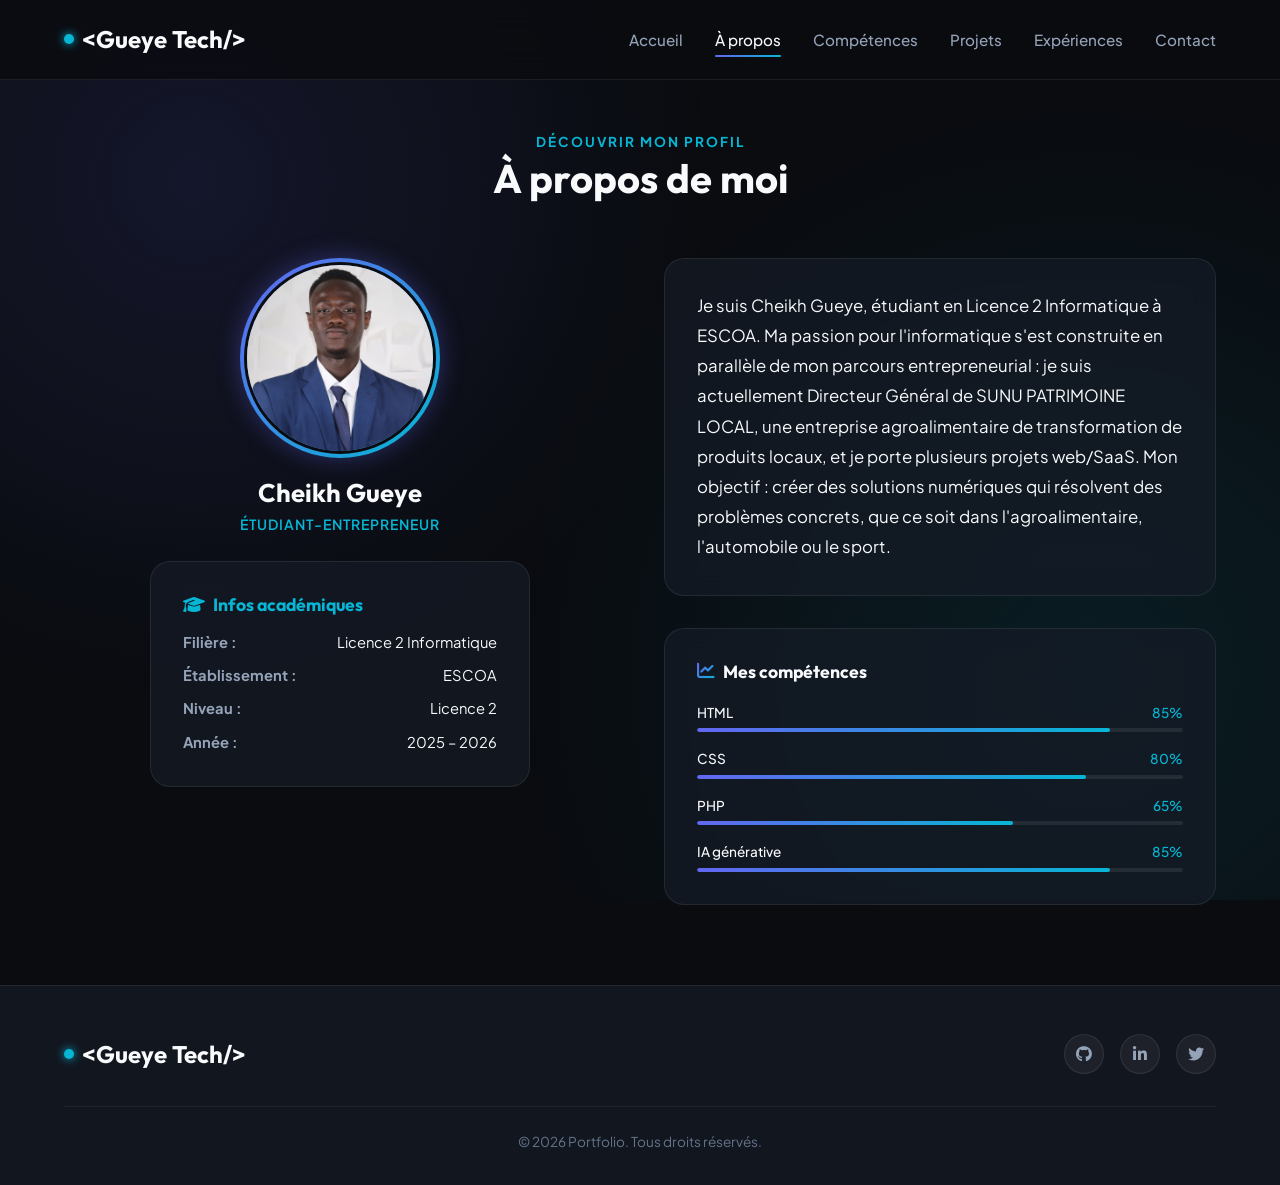
<file: pages/a-propos.html>
<!DOCTYPE html>
<html lang="fr">

<head>
    <meta charset="UTF-8">
    <meta name="viewport" content="width=device-width, initial-scale=1.0">
    <meta name="description"
        content="À propos de moi - Cheikh Gueye, étudiant en L2 Informatique à ESCOA et Directeur Général de SUNU PATRIMOINE LOCAL.">
    <title>À propos - Portfolio</title>
    <link rel="stylesheet" href="../css/style.css">
    <link rel="stylesheet" href="https://cdnjs.cloudflare.com/ajax/libs/font-awesome/6.4.0/css/all.min.css">
</head>

<body>

    <!-- Header / Navigation -->
    <header class="header">
        <div class="container header-container">
            <a href="../index.html" class="logo">
                <span class="logo-dot"></span> &lt;Gueye Tech/&gt;
            </a>
            <nav class="nav-menu" id="navMenu">
                <ul class="nav-list">
                    <li><a href="../index.html" class="nav-link">Accueil</a></li>
                    <li><a href="a-propos.html" class="nav-link active">À propos</a></li>
                    <li><a href="competences.html" class="nav-link">Compétences</a></li>
                    <li><a href="projets.html" class="nav-link">Projets</a></li>
                    <li><a href="experiences.html" class="nav-link">Expériences</a></li>
                    <li><a href="contact.html" class="nav-link">Contact</a></li>
                </ul>
            </nav>
            <button class="menu-toggle" id="menuToggle" aria-label="Toggle navigation menu">
                <i class="fas fa-bars"></i>
            </button>
        </div>
    </header>

    <!-- Main Content -->
    <main class="section" style="padding-top: calc(var(--header-height) + 3rem);">
        <div class="container">
            <div class="section-header">
                <span class="section-subtitle">Découvrir mon profil</span>
                <h2 class="section-title">À propos de moi</h2>
            </div>

            <div class="about-grid"
                style="display: grid; grid-template-columns: repeat(auto-fit, minmax(320px, 1fr)); gap: 3rem; align-items: start;">
                <!-- Left Column: Avatar & Academic Info Card -->
                <div style="display: flex; flex-direction: column; align-items: center; gap: 1.5rem;">
                    <div class="about-avatar-wrapper"
                        style="width: 200px; height: 200px; border-radius: 50%; padding: 4px; background: var(--accent-gradient); box-shadow: 0 0 25px var(--accent-glow);">
                        <img src="../images/profil/avatar.jpg" alt="Cheikh Gueye"
                            style="width: 100%; height: 100%; object-fit: cover; border-radius: 50%; border: 3px solid var(--bg-primary);">
                    </div>

                    <div style="text-align: center; margin-top: -0.25rem;">
                        <h2 style="font-size: 1.6rem; font-weight: 700; color: var(--text-main); font-family: var(--font-heading); margin-bottom: 0.2rem;">Cheikh Gueye</h2>
                        <span style="font-size: 0.88rem; color: var(--accent-secondary); font-weight: 600; text-transform: uppercase; letter-spacing: 1px;">Étudiant-Entrepreneur</span>
                    </div>

                    <div class="glass-card" style="width: 100%; max-width: 380px;">
                        <h3
                            style="font-size: 1.1rem; margin-bottom: 1rem; color: var(--accent-secondary); display: flex; align-items: center; gap: 0.5rem;">
                            <i class="fas fa-graduation-cap"></i> Infos académiques
                        </h3>
                        <ul style="display: flex; flex-direction: column; gap: 0.6rem; font-size: 0.92rem;">
                            <li style="display: flex; justify-content: space-between;"><strong
                                    style="color: var(--text-muted);">Filière :</strong> <span>Licence 2
                                    Informatique</span></li>
                            <li style="display: flex; justify-content: space-between;"><strong
                                    style="color: var(--text-muted);">Établissement :</strong> <span>ESCOA</span></li>
                            <li style="display: flex; justify-content: space-between;"><strong
                                    style="color: var(--text-muted);">Niveau :</strong> <span>Licence 2</span></li>
                            <li style="display: flex; justify-content: space-between;"><strong
                                    style="color: var(--text-muted);">Année :</strong> <span>2025 – 2026</span></li>
                        </ul>
                    </div>
                </div>

                <!-- Right Column: Presentation Text & Discreet Skill Bars -->
                <div style="display: flex; flex-direction: column; gap: 2rem;">
                    <div class="glass-card">
                        <p style="font-size: 1.05rem; line-height: 1.8; color: var(--text-main);">
                            Je suis Cheikh Gueye, étudiant en Licence 2 Informatique à ESCOA. Ma passion pour
                            l'informatique s'est construite en parallèle de mon parcours entrepreneurial : je suis
                            actuellement Directeur Général de SUNU PATRIMOINE LOCAL, une entreprise agroalimentaire de
                            transformation de produits locaux, et je porte plusieurs projets web/SaaS. Mon objectif :
                            créer des solutions numériques qui résolvent des problèmes concrets, que ce soit dans
                            l'agroalimentaire, l'automobile ou le sport.
                        </p>
                    </div>

                    <div class="glass-card">
                        <h3
                            style="font-size: 1.1rem; margin-bottom: 1.25rem; display: flex; align-items: center; gap: 0.5rem;">
                            <i class="fas fa-chart-line gradient-text"></i> Mes compétences
                        </h3>

                        <div style="display: flex; flex-direction: column; gap: 1rem;">
                            <!-- Skill 1 -->
                            <div>
                                <div
                                    style="display: flex; justify-content: space-between; font-size: 0.85rem; margin-bottom: 0.3rem; font-weight: 500;">
                                    <span>HTML</span>
                                    <span style="color: var(--accent-secondary);">85%</span>
                                </div>
                                <div
                                    style="height: 4px; background: rgba(255, 255, 255, 0.08); border-radius: 2px; overflow: hidden;">
                                    <div
                                        style="width: 85%; height: 100%; background: var(--accent-gradient); border-radius: 2px;">
                                    </div>
                                </div>
                            </div>

                            <!-- Skill 2 -->
                            <div>
                                <div
                                    style="display: flex; justify-content: space-between; font-size: 0.85rem; margin-bottom: 0.3rem; font-weight: 500;">
                                    <span>CSS</span>
                                    <span style="color: var(--accent-secondary);">80%</span>
                                </div>
                                <div
                                    style="height: 4px; background: rgba(255, 255, 255, 0.08); border-radius: 2px; overflow: hidden;">
                                    <div
                                        style="width: 80%; height: 100%; background: var(--accent-gradient); border-radius: 2px;">
                                    </div>
                                </div>
                            </div>

                            <!-- Skill 3 -->
                            <div>
                                <div
                                    style="display: flex; justify-content: space-between; font-size: 0.85rem; margin-bottom: 0.3rem; font-weight: 500;">
                                    <span>PHP</span>
                                    <span style="color: var(--accent-secondary);">65%</span>
                                </div>
                                <div
                                    style="height: 4px; background: rgba(255, 255, 255, 0.08); border-radius: 2px; overflow: hidden;">
                                    <div
                                        style="width: 65%; height: 100%; background: var(--accent-gradient); border-radius: 2px;">
                                    </div>
                                </div>
                            </div>

                            <!-- Skill 4 -->
                            <div>
                                <div
                                    style="display: flex; justify-content: space-between; font-size: 0.85rem; margin-bottom: 0.3rem; font-weight: 500;">
                                    <span>IA générative</span>
                                    <span style="color: var(--accent-secondary);">85%</span>
                                </div>
                                <div
                                    style="height: 4px; background: rgba(255, 255, 255, 0.08); border-radius: 2px; overflow: hidden;">
                                    <div
                                        style="width: 85%; height: 100%; background: var(--accent-gradient); border-radius: 2px;">
                                    </div>
                                </div>
                            </div>
                        </div>
                    </div>
                </div>
            </div>
        </div>
    </main>

    <!-- Footer -->
    <footer class="footer">
        <div class="container">
            <div class="footer-content">
                <a href="../index.html" class="logo">
                    <span class="logo-dot"></span> &lt;Gueye Tech/&gt;
                </a>
                <div class="social-links">
                    <a href="https://github.com" target="_blank" class="social-icon" aria-label="GitHub"><i
                            class="fab fa-github"></i></a>
                    <a href="https://linkedin.com" target="_blank" class="social-icon" aria-label="LinkedIn"><i
                            class="fab fa-linkedin-in"></i></a>
                    <a href="https://twitter.com" target="_blank" class="social-icon" aria-label="Twitter"><i
                            class="fab fa-twitter"></i></a>
                </div>
            </div>
            <div class="footer-bottom">
                <p>&copy; 2026 Portfolio. Tous droits réservés.</p>
            </div>
        </div>
    </footer>

    <script src="../js/main.js"></script>
</body>

</html>
</file>
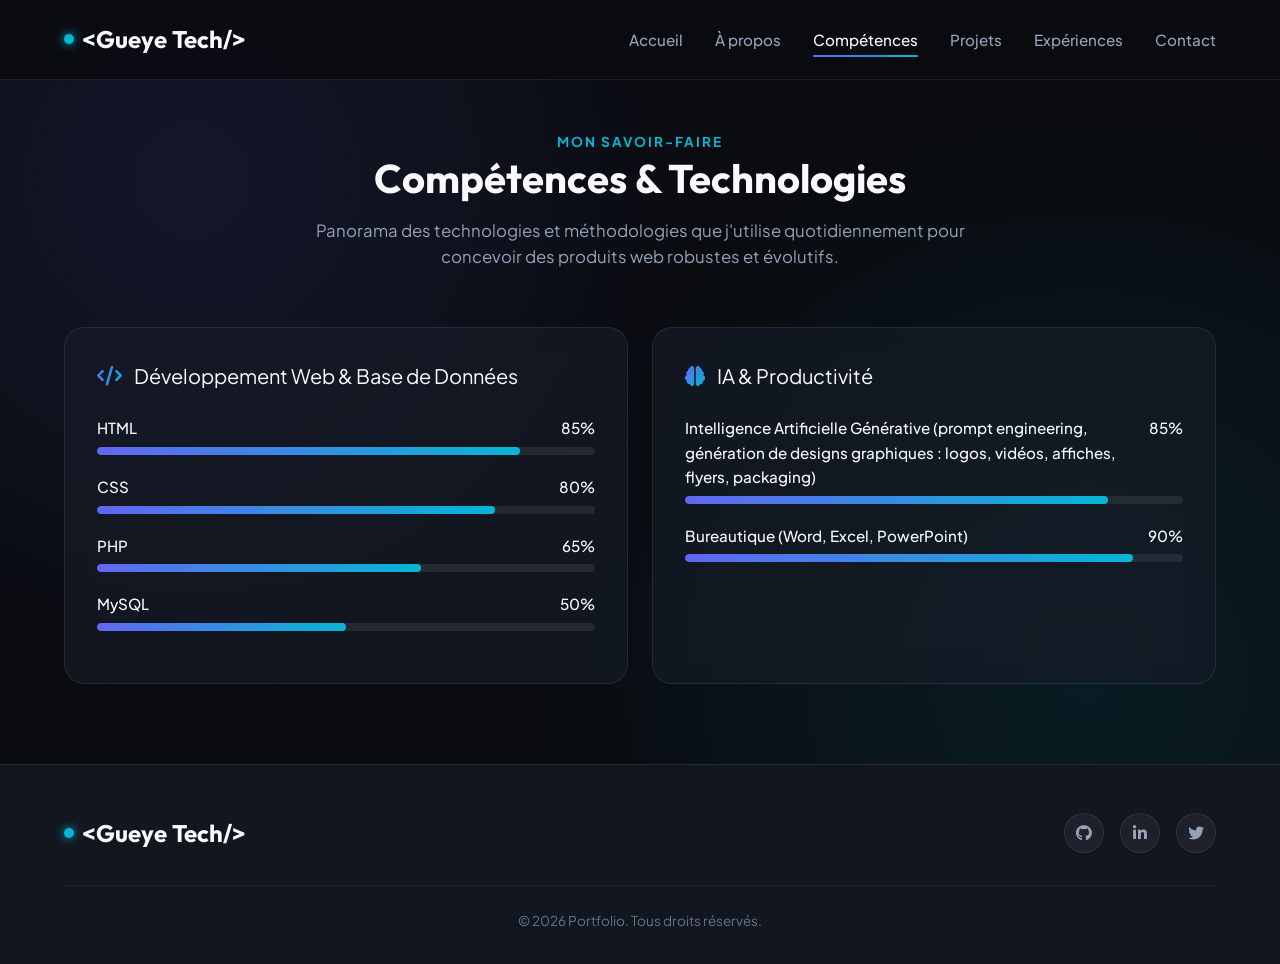
<file: pages/competences.html>
<!DOCTYPE html>
<html lang="fr">
<head>
    <meta charset="UTF-8">
    <meta name="viewport" content="width=device-width, initial-scale=1.0">
    <meta name="description" content="Mes compétences techniques et humaines - Développement Web Frontend, Backend, Base de données et DevOps.">
    <title>Compétences - Portfolio</title>
    <link rel="stylesheet" href="../css/style.css">
    <link rel="stylesheet" href="https://cdnjs.cloudflare.com/ajax/libs/font-awesome/6.4.0/css/all.min.css">
</head>
<body>

    <!-- Header / Navigation -->
    <header class="header">
        <div class="container header-container">
            <a href="../index.html" class="logo">
                <span class="logo-dot"></span> &lt;Gueye Tech/&gt;
            </a>
            <nav class="nav-menu" id="navMenu">
                <ul class="nav-list">
                    <li><a href="../index.html" class="nav-link">Accueil</a></li>
                    <li><a href="a-propos.html" class="nav-link">À propos</a></li>
                    <li><a href="competences.html" class="nav-link active">Compétences</a></li>
                    <li><a href="projets.html" class="nav-link">Projets</a></li>
                    <li><a href="experiences.html" class="nav-link">Expériences</a></li>
                    <li><a href="contact.html" class="nav-link">Contact</a></li>
                </ul>
            </nav>
            <button class="menu-toggle" id="menuToggle" aria-label="Toggle navigation menu">
                <i class="fas fa-bars"></i>
            </button>
        </div>
    </header>

    <!-- Main Content -->
    <main class="section" style="padding-top: calc(var(--header-height) + 3rem);">
        <div class="container">
            <div class="section-header">
                <span class="section-subtitle">Mon Savoir-Faire</span>
                <h2 class="section-title">Compétences & Technologies</h2>
                <p class="section-description">Panorama des technologies et méthodologies que j'utilise quotidiennement pour concevoir des produits web robustes et évolutifs.</p>
            </div>

            <div class="skills-grid">
                <!-- Competences Card 1 -->
                <div class="glass-card">
                    <div class="skill-category-title">
                        <i class="fas fa-code gradient-text"></i> Développement Web & Base de Données
                    </div>
                    <div class="skill-item">
                        <div class="skill-info">
                            <span>HTML</span>
                            <span>85%</span>
                        </div>
                        <div class="skill-bar-bg"><div class="skill-bar-fill" style="width: 85%;"></div></div>
                    </div>
                    <div class="skill-item">
                        <div class="skill-info">
                            <span>CSS</span>
                            <span>80%</span>
                        </div>
                        <div class="skill-bar-bg"><div class="skill-bar-fill" style="width: 80%;"></div></div>
                    </div>
                    <div class="skill-item">
                        <div class="skill-info">
                            <span>PHP</span>
                            <span>65%</span>
                        </div>
                        <div class="skill-bar-bg"><div class="skill-bar-fill" style="width: 65%;"></div></div>
                    </div>
                    <div class="skill-item">
                        <div class="skill-info">
                            <span>MySQL</span>
                            <span>50%</span>
                        </div>
                        <div class="skill-bar-bg"><div class="skill-bar-fill" style="width: 50%;"></div></div>
                    </div>
                </div>

                <!-- Competences Card 2 -->
                <div class="glass-card">
                    <div class="skill-category-title">
                        <i class="fas fa-brain gradient-text"></i> IA & Productivité
                    </div>
                    <div class="skill-item">
                        <div class="skill-info">
                            <span>Intelligence Artificielle Générative (prompt engineering, génération de designs graphiques : logos, vidéos, affiches, flyers, packaging)</span>
                            <span>85%</span>
                        </div>
                        <div class="skill-bar-bg"><div class="skill-bar-fill" style="width: 85%;"></div></div>
                    </div>
                    <div class="skill-item">
                        <div class="skill-info">
                            <span>Bureautique (Word, Excel, PowerPoint)</span>
                            <span>90%</span>
                        </div>
                        <div class="skill-bar-bg"><div class="skill-bar-fill" style="width: 90%;"></div></div>
                    </div>
                </div>
            </div>
        </div>
    </main>

    <!-- Footer -->
    <footer class="footer">
        <div class="container">
            <div class="footer-content">
                <a href="../index.html" class="logo">
                    <span class="logo-dot"></span> &lt;Gueye Tech/&gt;
                </a>
                <div class="social-links">
                    <a href="https://github.com" target="_blank" class="social-icon" aria-label="GitHub"><i class="fab fa-github"></i></a>
                    <a href="https://linkedin.com" target="_blank" class="social-icon" aria-label="LinkedIn"><i class="fab fa-linkedin-in"></i></a>
                    <a href="https://twitter.com" target="_blank" class="social-icon" aria-label="Twitter"><i class="fab fa-twitter"></i></a>
                </div>
            </div>
            <div class="footer-bottom">
                <p>&copy; 2026 Portfolio. Tous droits réservés.</p>
            </div>
        </div>
    </footer>

    <script src="../js/main.js"></script>
</body>
</html>
</file>
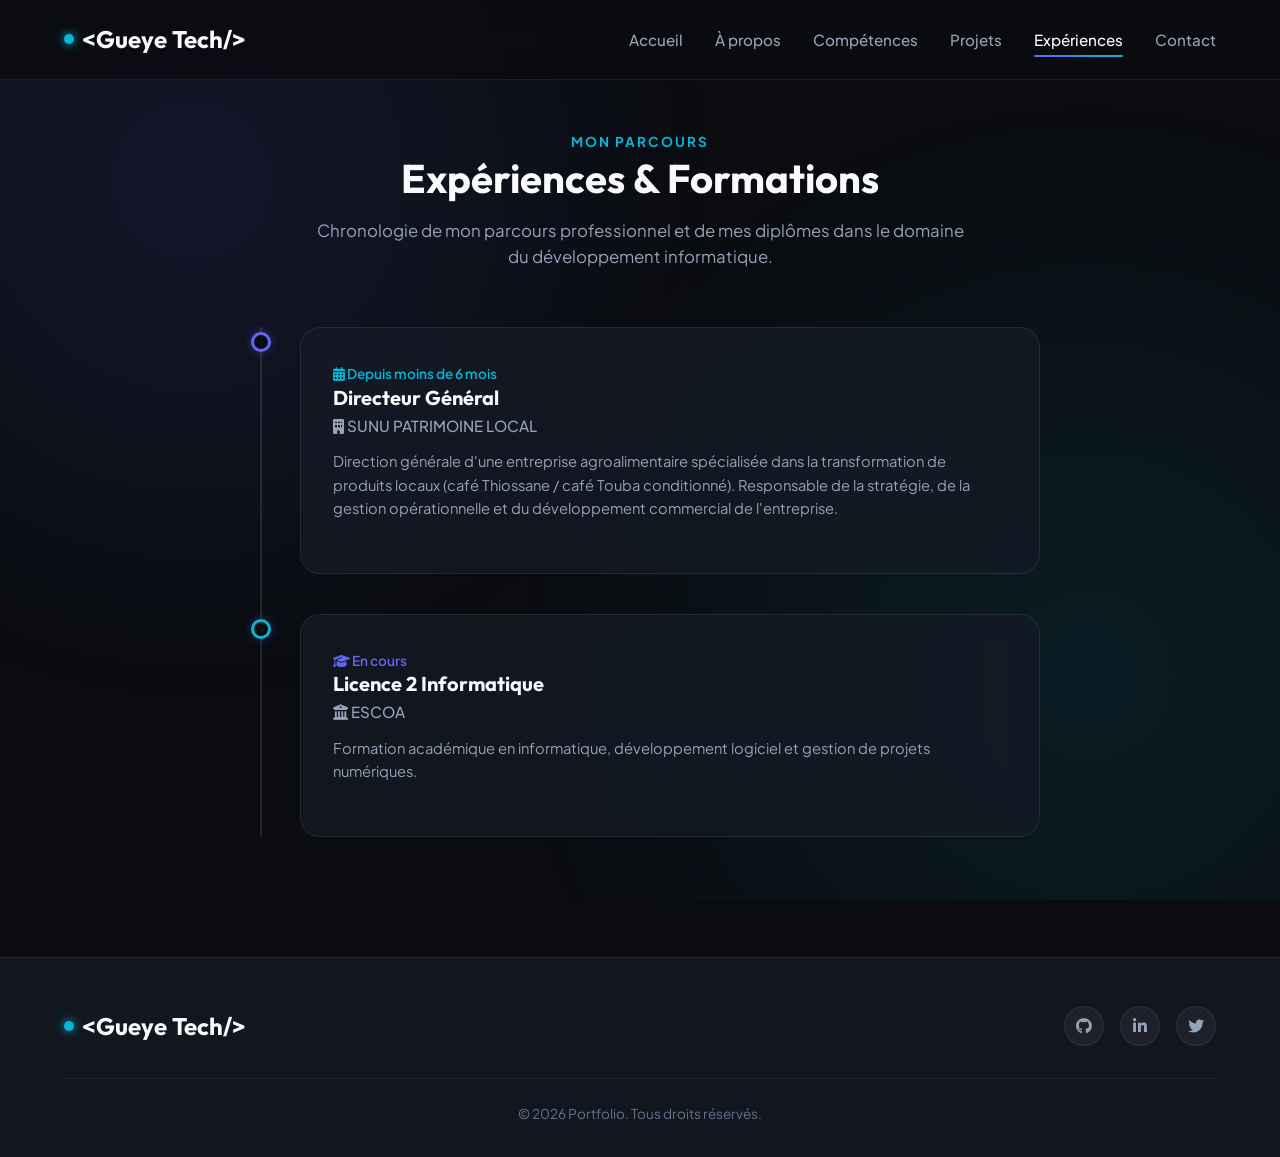
<file: pages/experiences.html>
<!DOCTYPE html>
<html lang="fr">
<head>
    <meta charset="UTF-8">
    <meta name="viewport" content="width=device-width, initial-scale=1.0">
    <meta name="description" content="Parcours professionnel et formations académiques - Directeur Général & Étudiant en L2 Informatique.">
    <title>Expériences - Portfolio</title>
    <link rel="stylesheet" href="../css/style.css">
    <link rel="stylesheet" href="https://cdnjs.cloudflare.com/ajax/libs/font-awesome/6.4.0/css/all.min.css">
</head>
<body>

    <!-- Header / Navigation -->
    <header class="header">
        <div class="container header-container">
            <a href="../index.html" class="logo">
                <span class="logo-dot"></span> &lt;Gueye Tech/&gt;
            </a>
            <nav class="nav-menu" id="navMenu">
                <ul class="nav-list">
                    <li><a href="../index.html" class="nav-link">Accueil</a></li>
                    <li><a href="a-propos.html" class="nav-link">À propos</a></li>
                    <li><a href="competences.html" class="nav-link">Compétences</a></li>
                    <li><a href="projets.html" class="nav-link">Projets</a></li>
                    <li><a href="experiences.html" class="nav-link active">Expériences</a></li>
                    <li><a href="contact.html" class="nav-link">Contact</a></li>
                </ul>
            </nav>
            <button class="menu-toggle" id="menuToggle" aria-label="Toggle navigation menu">
                <i class="fas fa-bars"></i>
            </button>
        </div>
    </header>

    <!-- Main Content -->
    <main class="section" style="padding-top: calc(var(--header-height) + 3rem);">
        <div class="container">
            <div class="section-header">
                <span class="section-subtitle">Mon Parcours</span>
                <h2 class="section-title">Expériences & Formations</h2>
                <p class="section-description">Chronologie de mon parcours professionnel et de mes diplômes dans le domaine du développement informatique.</p>
            </div>

            <!-- Timeline Container -->
            <div class="timeline">
                
                <!-- Experience Item 1 -->
                <div class="timeline-item">
                    <div class="timeline-dot"></div>
                    <div class="glass-card">
                        <span class="timeline-date"><i class="fas fa-calendar-alt"></i> Depuis moins de 6 mois</span>
                        <h3 class="timeline-title">Directeur Général</h3>
                        <div class="timeline-company"><i class="fas fa-building"></i> SUNU PATRIMOINE LOCAL</div>
                        <p class="project-desc">
                            Direction générale d'une entreprise agroalimentaire spécialisée dans la transformation de produits locaux (café Thiossane / café Touba conditionné). Responsable de la stratégie, de la gestion opérationnelle et du développement commercial de l'entreprise.
                        </p>
                    </div>
                </div>

                <!-- Education Item 1 -->
                <div class="timeline-item">
                    <div class="timeline-dot" style="border-color: var(--accent-secondary);"></div>
                    <div class="glass-card">
                        <span class="timeline-date" style="color: var(--accent-primary);"><i class="fas fa-graduation-cap"></i> En cours</span>
                        <h3 class="timeline-title">Licence 2 Informatique</h3>
                        <div class="timeline-company"><i class="fas fa-university"></i> ESCOA</div>
                        <p class="project-desc">
                            Formation académique en informatique, développement logiciel et gestion de projets numériques.
                        </p>
                    </div>
                </div>

            </div>
        </div>
    </main>

    <!-- Footer -->
    <footer class="footer">
        <div class="container">
            <div class="footer-content">
                <a href="../index.html" class="logo">
                    <span class="logo-dot"></span> &lt;Gueye Tech/&gt;
                </a>
                <div class="social-links">
                    <a href="https://github.com" target="_blank" class="social-icon" aria-label="GitHub"><i class="fab fa-github"></i></a>
                    <a href="https://linkedin.com" target="_blank" class="social-icon" aria-label="LinkedIn"><i class="fab fa-linkedin-in"></i></a>
                    <a href="https://twitter.com" target="_blank" class="social-icon" aria-label="Twitter"><i class="fab fa-twitter"></i></a>
                </div>
            </div>
            <div class="footer-bottom">
                <p>&copy; 2026 Portfolio. Tous droits réservés.</p>
            </div>
        </div>
    </footer>

    <script src="../js/main.js"></script>
</body>
</html>
</file>
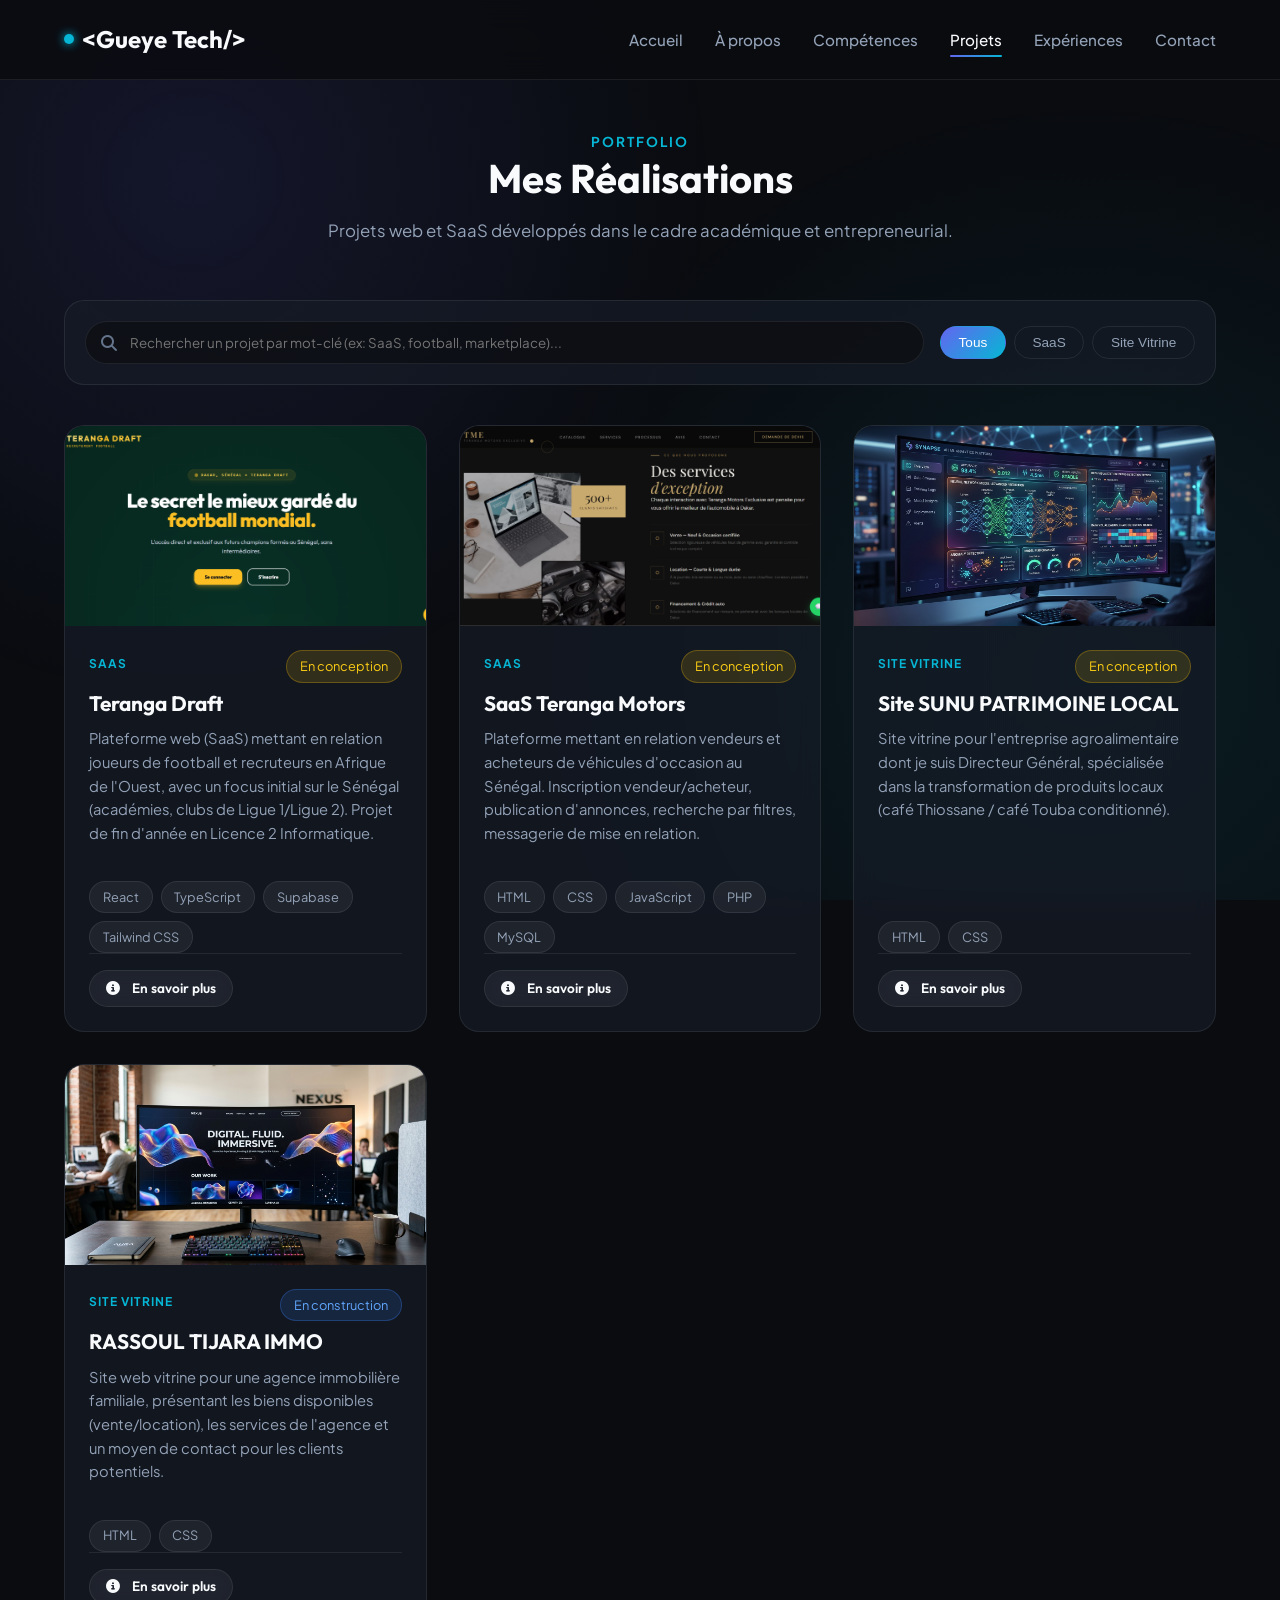
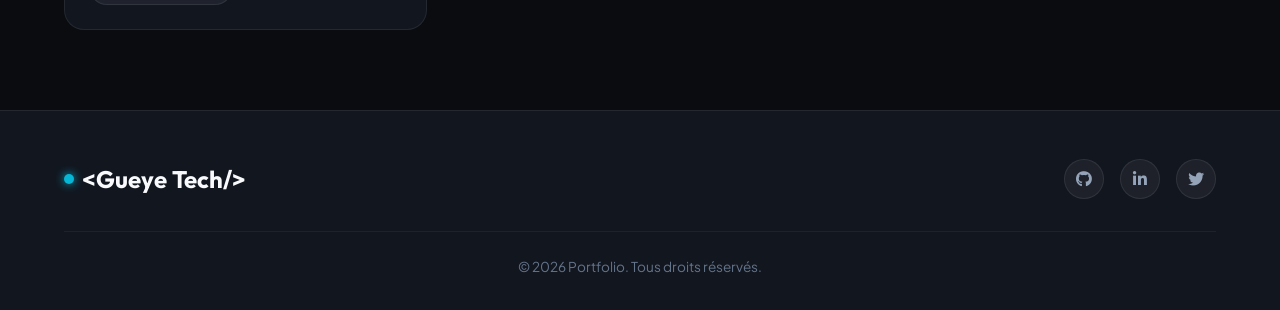
<file: pages/projets.html>
<!DOCTYPE html>
<html lang="fr">

<head>
    <meta charset="UTF-8">
    <meta name="viewport" content="width=device-width, initial-scale=1.0">
    <meta name="description"
        content="Découvrez mes réalisations et projets web récents - Applications SaaS, E-Commerce, Mobile et IA.">
    <title>Projets - Portfolio</title>
    <link rel="stylesheet" href="../css/style.css">
    <link rel="stylesheet" href="https://cdnjs.cloudflare.com/ajax/libs/font-awesome/6.4.0/css/all.min.css">
</head>

<body>

    <!-- Header / Navigation -->
    <header class="header">
        <div class="container header-container">
            <a href="../index.html" class="logo">
                <span class="logo-dot"></span> &lt;Gueye Tech/&gt;
            </a>
            <nav class="nav-menu" id="navMenu">
                <ul class="nav-list">
                    <li><a href="../index.html" class="nav-link">Accueil</a></li>
                    <li><a href="a-propos.html" class="nav-link">À propos</a></li>
                    <li><a href="competences.html" class="nav-link">Compétences</a></li>
                    <li><a href="projets.html" class="nav-link active">Projets</a></li>
                    <li><a href="experiences.html" class="nav-link">Expériences</a></li>
                    <li><a href="contact.html" class="nav-link">Contact</a></li>
                </ul>
            </nav>
            <button class="menu-toggle" id="menuToggle" aria-label="Toggle navigation menu">
                <i class="fas fa-bars"></i>
            </button>
        </div>
    </header>

    <!-- Main Content -->
    <main class="section" style="padding-top: calc(var(--header-height) + 3rem);">
        <div class="container">
            <div class="section-header">
                <span class="section-subtitle">Portfolio</span>
                <h2 class="section-title">Mes Réalisations</h2>
                <p class="section-description">Projets web et SaaS développés dans le cadre académique et entrepreneurial.</p>
            </div>

            <!-- Search and Filter Bar -->
            <div class="project-search-bar">
                <div class="search-input-wrapper">
                    <i class="fas fa-search search-icon"></i>
                    <input type="text" id="projectSearchInput" class="search-input"
                        placeholder="Rechercher un projet par mot-clé (ex: SaaS, football, marketplace)...">
                </div>
                <div class="filter-buttons">
                    <button class="filter-btn active" data-filter="all">Tous</button>
                    <button class="filter-btn" data-filter="saas">SaaS</button>
                    <button class="filter-btn" data-filter="vitrine">Site Vitrine</button>
                </div>
            </div>

            <!-- Projects Grid -->
            <div class="projects-grid" id="projectsGrid">

                <!-- Project Card 1: Teranga Draft -->
                <div class="project-card-wrapper" data-category="saas" data-title="Teranga Draft"
                    data-tags="SaaS sport football recrutement React TypeScript Supabase Tailwind CSS en conception">
                    <article class="glass-card project-card">
                        <div class="project-img-wrapper">
                            <img src="../images/projets/projet1.jpg" alt="Teranga Draft" class="project-img">
                        </div>
                        <div class="project-body">
                            <div style="display: flex; justify-content: space-between; align-items: center; margin-bottom: 0.5rem;">
                                <span class="project-category">SaaS</span>
                                <span class="tag" style="background: rgba(234, 179, 8, 0.15); color: #facc15; border-color: rgba(234, 179, 8, 0.3);">En conception</span>
                            </div>
                            <h3 class="project-title">Teranga Draft</h3>
                            <p class="project-desc">Plateforme web (SaaS) mettant en relation joueurs de football et recruteurs en Afrique de l'Ouest, avec un focus initial sur le Sénégal (académies, clubs de Ligue 1/Ligue 2). Projet de fin d'année en Licence 2 Informatique.</p>
                            <div class="tags-list">
                                <span class="tag">React</span>
                                <span class="tag">TypeScript</span>
                                <span class="tag">Supabase</span>
                                <span class="tag">Tailwind CSS</span>
                            </div>
                            <div class="project-footer">
                                <a href="contact.html" class="btn btn-secondary"
                                    style="padding: 0.4rem 1rem; font-size: 0.85rem;">
                                    <i class="fas fa-info-circle"></i> En savoir plus
                                </a>
                            </div>
                        </div>
                    </article>
                </div>

                <!-- Project Card 2: SaaS Teranga Motors -->
                <div class="project-card-wrapper" data-category="saas" data-title="SaaS Teranga Motors"
                    data-tags="SaaS automobile marketplace HTML CSS JavaScript PHP MySQL en conception">
                    <article class="glass-card project-card">
                        <div class="project-img-wrapper">
                            <img src="../images/projets/projet2.jpg" alt="SaaS Teranga Motors" class="project-img">
                        </div>
                        <div class="project-body">
                            <div style="display: flex; justify-content: space-between; align-items: center; margin-bottom: 0.5rem;">
                                <span class="project-category">SaaS</span>
                                <span class="tag" style="background: rgba(234, 179, 8, 0.15); color: #facc15; border-color: rgba(234, 179, 8, 0.3);">En conception</span>
                            </div>
                            <h3 class="project-title">SaaS Teranga Motors</h3>
                            <p class="project-desc">Plateforme mettant en relation vendeurs et acheteurs de véhicules d'occasion au Sénégal. Inscription vendeur/acheteur, publication d'annonces, recherche par filtres, messagerie de mise en relation.</p>
                            <div class="tags-list">
                                <span class="tag">HTML</span>
                                <span class="tag">CSS</span>
                                <span class="tag">JavaScript</span>
                                <span class="tag">PHP</span>
                                <span class="tag">MySQL</span>
                            </div>
                            <div class="project-footer">
                                <a href="contact.html" class="btn btn-secondary"
                                    style="padding: 0.4rem 1rem; font-size: 0.85rem;">
                                    <i class="fas fa-info-circle"></i> En savoir plus
                                </a>
                            </div>
                        </div>
                    </article>
                </div>

                <!-- Project Card 3: Site SUNU PATRIMOINE LOCAL -->
                <div class="project-card-wrapper" data-category="vitrine" data-title="Site SUNU PATRIMOINE LOCAL"
                    data-tags="vitrine agroalimentaire HTML CSS en conception café Thiossane café Touba">
                    <article class="glass-card project-card">
                        <div class="project-img-wrapper">
                            <img src="../images/projets/projet3.jpg" alt="Site SUNU PATRIMOINE LOCAL" class="project-img">
                        </div>
                        <div class="project-body">
                            <div style="display: flex; justify-content: space-between; align-items: center; margin-bottom: 0.5rem;">
                                <span class="project-category">Site Vitrine</span>
                                <span class="tag" style="background: rgba(234, 179, 8, 0.15); color: #facc15; border-color: rgba(234, 179, 8, 0.3);">En conception</span>
                            </div>
                            <h3 class="project-title">Site SUNU PATRIMOINE LOCAL</h3>
                            <p class="project-desc">Site vitrine pour l'entreprise agroalimentaire dont je suis Directeur Général, spécialisée dans la transformation de produits locaux (café Thiossane / café Touba conditionné).</p>
                            <div class="tags-list">
                                <span class="tag">HTML</span>
                                <span class="tag">CSS</span>
                            </div>
                            <div class="project-footer">
                                <a href="contact.html" class="btn btn-secondary"
                                    style="padding: 0.4rem 1rem; font-size: 0.85rem;">
                                    <i class="fas fa-info-circle"></i> En savoir plus
                                </a>
                            </div>
                        </div>
                    </article>
                </div>

                <!-- Project Card 4: RASSOUL TIJARA IMMO -->
                <div class="project-card-wrapper" data-category="vitrine" data-title="RASSOUL TIJARA IMMO"
                    data-tags="vitrine immobilier HTML CSS en construction agence immobiliere">
                    <article class="glass-card project-card">
                        <div class="project-img-wrapper">
                            <img src="../images/projets/projet4.jpg" alt="RASSOUL TIJARA IMMO" class="project-img">
                        </div>
                        <div class="project-body">
                            <div style="display: flex; justify-content: space-between; align-items: center; margin-bottom: 0.5rem;">
                                <span class="project-category">Site Vitrine</span>
                                <span class="tag" style="background: rgba(59, 130, 246, 0.15); color: #60a5fa; border-color: rgba(59, 130, 246, 0.3);">En construction</span>
                            </div>
                            <h3 class="project-title">RASSOUL TIJARA IMMO</h3>
                            <p class="project-desc">Site web vitrine pour une agence immobilière familiale, présentant les biens disponibles (vente/location), les services de l'agence et un moyen de contact pour les clients potentiels.</p>
                            <div class="tags-list">
                                <span class="tag">HTML</span>
                                <span class="tag">CSS</span>
                            </div>
                            <div class="project-footer">
                                <a href="contact.html" class="btn btn-secondary"
                                    style="padding: 0.4rem 1rem; font-size: 0.85rem;">
                                    <i class="fas fa-info-circle"></i> En savoir plus
                                </a>
                            </div>
                        </div>
                    </article>
                </div>

            </div>

            <!-- Empty Search Result Indicator -->
            <div id="noProjectsFound" style="display: none; text-align: center; padding: 4rem 1rem;">
                <i class="fas fa-folder-open" style="font-size: 3rem; color: var(--text-dim); margin-bottom: 1rem;"></i>
                <h3 style="font-size: 1.5rem; color: var(--text-muted);">Aucun projet ne correspond à votre recherche
                </h3>
                <p style="color: var(--text-dim);">Essayez un autre mot-clé ou modifiez la catégorie sélectionnée.</p>
            </div>
        </div>
    </main>

    <!-- Footer -->
    <footer class="footer">
        <div class="container">
            <div class="footer-content">
                <a href="../index.html" class="logo">
                    <span class="logo-dot"></span> &lt;Gueye Tech/&gt;
                </a>
                <div class="social-links">
                    <a href="https://github.com" target="_blank" class="social-icon" aria-label="GitHub"><i
                            class="fab fa-github"></i></a>
                    <a href="https://linkedin.com" target="_blank" class="social-icon" aria-label="LinkedIn"><i
                            class="fab fa-linkedin-in"></i></a>
                    <a href="https://twitter.com" target="_blank" class="social-icon" aria-label="Twitter"><i
                            class="fab fa-twitter"></i></a>
                </div>
            </div>
            <div class="footer-bottom">
                <p>&copy; 2026 Portfolio. Tous droits réservés.</p>
            </div>
        </div>
    </footer>

    <script src="../js/main.js"></script>
    <script src="../js/recherche-projets.js"></script>
</body>

</html>
</file>
<file: css/style.css>
/* ==========================================================================
   Portfolio Design System & Stylesheet
   Theme: Modern Dark Mode with Vibrant Accents & Glassmorphism
   ========================================================================== */

@import url('https://fonts.googleapis.com/css2?family=Outfit:wght@300;400;500;600;700&family=Plus+Jakarta+Sans:wght@400;500;600;700&display=swap');

:root {
  /* Color Palette */
  --bg-primary: #0a0c10;
  --bg-secondary: #12161f;
  --bg-tertiary: #1a202c;
  --bg-card: rgba(22, 28, 39, 0.7);
  --bg-card-hover: rgba(30, 38, 54, 0.85);

  --accent-primary: #6366f1; /* Indigo */
  --accent-primary-hover: #4f46e5;
  --accent-secondary: #06b6d4; /* Cyan */
  --accent-gradient: linear-gradient(135deg, #6366f1 0%, #06b6d4 100%);
  --accent-glow: rgba(99, 102, 241, 0.35);

  --text-main: #f8fafc;
  --text-muted: #94a3b8;
  --text-dim: #64748b;

  --border-color: rgba(255, 255, 255, 0.08);
  --border-hover: rgba(99, 102, 241, 0.4);

  /* Typography */
  --font-heading: 'Outfit', sans-serif;
  --font-body: 'Plus Jakarta Sans', sans-serif;

  /* Spacing & Layout */
  --container-max-width: 1200px;
  --header-height: 80px;
  --radius-sm: 8px;
  --radius-md: 12px;
  --radius-lg: 20px;
  --radius-full: 9999px;

  /* Transitions */
  --transition-fast: 0.2s cubic-bezier(0.4, 0, 0.2, 1);
  --transition-smooth: 0.3s cubic-bezier(0.4, 0, 0.2, 1);
}

/* Reset & Base Styles */
*, *::before, *::after {
  box-sizing: border-box;
  margin: 0;
  padding: 0;
}

html {
  scroll-behavior: smooth;
  font-size: 16px;
}

body {
  font-family: var(--font-body);
  background-color: var(--bg-primary);
  color: var(--text-main);
  line-height: 1.6;
  min-height: 100vh;
  display: flex;
  flex-direction: column;
  overflow-x: hidden;
}

/* Background Animated Gradient Mesh */
body::before {
  content: '';
  position: fixed;
  top: 0;
  left: 0;
  width: 100vw;
  height: 100vh;
  background: 
    radial-gradient(circle at 15% 20%, rgba(99, 102, 241, 0.12) 0%, transparent 40%),
    radial-gradient(circle at 85% 75%, rgba(6, 182, 212, 0.10) 0%, transparent 45%);
  pointer-events: none;
  z-index: -1;
}

/* Typography */
h1, h2, h3, h4, h5, h6 {
  font-family: var(--font-heading);
  color: var(--text-main);
  font-weight: 700;
  line-height: 1.2;
}

a {
  color: inherit;
  text-decoration: none;
  transition: var(--transition-fast);
}

ul {
  list-style: none;
}

img {
  max-width: 100%;
  height: auto;
  display: block;
}

/* Layout Utilities */
.container {
  width: 100%;
  max-width: var(--container-max-width);
  margin: 0 auto;
  padding: 0 1.5rem;
}

.section {
  padding: 5rem 0;
}

.gradient-text {
  background: var(--accent-gradient);
  -webkit-background-clip: text;
  -webkit-text-fill-color: transparent;
}

/* Header & Navigation */
.header {
  position: fixed;
  top: 0;
  left: 0;
  width: 100%;
  height: var(--header-height);
  background: rgba(10, 12, 16, 0.8);
  backdrop-filter: blur(16px);
  -webkit-backdrop-filter: blur(16px);
  border-bottom: 1px solid var(--border-color);
  z-index: 1000;
  transition: var(--transition-smooth);
}

.header-container {
  display: flex;
  justify-content: space-between;
  align-items: center;
  height: 100%;
}

.logo {
  font-family: var(--font-heading);
  font-size: 1.5rem;
  font-weight: 700;
  display: flex;
  align-items: center;
  gap: 0.5rem;
}

.logo-dot {
  width: 10px;
  height: 10px;
  background: var(--accent-secondary);
  border-radius: 50%;
  display: inline-block;
  box-shadow: 0 0 10px var(--accent-secondary);
}

.nav-list {
  display: flex;
  align-items: center;
  gap: 2rem;
}

.nav-link {
  font-size: 0.95rem;
  font-weight: 500;
  color: var(--text-muted);
  position: relative;
  padding: 0.5rem 0;
}

.nav-link:hover, .nav-link.active {
  color: var(--text-main);
}

.nav-link::after {
  content: '';
  position: absolute;
  bottom: 0;
  left: 0;
  width: 0%;
  height: 2px;
  background: var(--accent-gradient);
  transition: var(--transition-fast);
  border-radius: 2px;
}

.nav-link:hover::after, .nav-link.active::after {
  width: 100%;
}

.menu-toggle {
  display: none;
  background: none;
  border: none;
  color: var(--text-main);
  font-size: 1.5rem;
  cursor: pointer;
  padding: 0.5rem;
}

/* Buttons */
.btn {
  display: inline-flex;
  align-items: center;
  justify-content: center;
  gap: 0.75rem;
  padding: 0.85rem 1.75rem;
  font-family: var(--font-heading);
  font-weight: 600;
  font-size: 0.95rem;
  border-radius: var(--radius-full);
  cursor: pointer;
  transition: var(--transition-smooth);
  border: none;
  outline: none;
}

.btn-primary {
  background: var(--accent-gradient);
  color: #fff;
  box-shadow: 0 4px 20px var(--accent-glow);
}

.btn-primary:hover {
  transform: translateY(-2px);
  box-shadow: 0 6px 25px rgba(99, 102, 241, 0.5);
}

.btn-secondary {
  background: rgba(255, 255, 255, 0.05);
  color: var(--text-main);
  border: 1px solid var(--border-color);
  backdrop-filter: blur(10px);
}

.btn-secondary:hover {
  background: rgba(255, 255, 255, 0.1);
  border-color: var(--border-hover);
  transform: translateY(-2px);
}

/* Section Titles */
.section-header {
  text-align: center;
  max-width: 650px;
  margin: 0 auto 3.5rem auto;
}

.section-subtitle {
  text-transform: uppercase;
  font-size: 0.85rem;
  letter-spacing: 2px;
  font-weight: 700;
  color: var(--accent-secondary);
  margin-bottom: 0.5rem;
}

.section-title {
  font-size: 2.5rem;
  margin-bottom: 1rem;
}

.section-description {
  color: var(--text-muted);
  font-size: 1.05rem;
}

/* Cards & Glassmorphism */
.glass-card {
  background: var(--bg-card);
  backdrop-filter: blur(12px);
  -webkit-backdrop-filter: blur(12px);
  border: 1px solid var(--border-color);
  border-radius: var(--radius-lg);
  padding: 2rem;
  transition: var(--transition-smooth);
}

.glass-card:hover {
  background: var(--bg-card-hover);
  border-color: var(--border-hover);
  transform: translateY(-4px);
  box-shadow: 0 10px 30px rgba(0, 0, 0, 0.4);
}

/* Hero Section */
.hero {
  padding-top: calc(var(--header-height) + 4rem);
  padding-bottom: 5rem;
  min-height: 85vh;
  display: flex;
  align-items: center;
}

.hero-grid {
  display: grid;
  grid-template-columns: 1.2fr 0.8fr;
  gap: 3rem;
  align-items: center;
}

.hero-name {
  font-family: var(--font-heading);
  font-size: 1.75rem;
  font-weight: 700;
  color: var(--text-main);
  margin-bottom: 0.5rem;
}

.hero-badge {
  display: inline-flex;
  align-items: center;
  gap: 0.5rem;
  padding: 0.4rem 1rem;
  border-radius: var(--radius-full);
  background: rgba(99, 102, 241, 0.1);
  border: 1px solid rgba(99, 102, 241, 0.3);
  color: #a5b4fc;
  font-size: 0.85rem;
  font-weight: 600;
  margin-bottom: 1.5rem;
}

.hero-title {
  font-size: 3.5rem;
  line-height: 1.15;
  margin-bottom: 1.25rem;
}

.hero-text {
  font-size: 1.15rem;
  color: var(--text-muted);
  margin-bottom: 2rem;
  max-width: 580px;
}

.hero-cta {
  display: flex;
  gap: 1rem;
  flex-wrap: wrap;
}

.hero-img-container {
  position: relative;
  display: flex;
  justify-content: center;
  align-items: center;
}

.hero-img-wrapper {
  position: relative;
  width: 320px;
  height: 320px;
  border-radius: 30% 70% 70% 30% / 30% 30% 70% 70%;
  overflow: hidden;
  border: 3px solid rgba(99, 102, 241, 0.4);
  box-shadow: 0 0 50px rgba(99, 102, 241, 0.25);
  animation: morphBlob 8s ease-in-out infinite alternate;
}

.hero-img {
  width: 100%;
  height: 100%;
  object-fit: cover;
}

@keyframes morphBlob {
  0% { border-radius: 30% 70% 70% 30% / 30% 30% 70% 70%; }
  50% { border-radius: 60% 40% 30% 70% / 60% 30% 70% 40%; }
  100% { border-radius: 40% 60% 50% 50% / 40% 50% 50% 60%; }
}

/* Skills Cards */
.skills-grid {
  display: grid;
  grid-template-columns: repeat(auto-fit, minmax(300px, 1fr));
  gap: 1.5rem;
}

.skill-category-title {
  font-size: 1.25rem;
  margin-bottom: 1.5rem;
  display: flex;
  align-items: center;
  gap: 0.75rem;
  color: var(--text-main);
}

.skill-item {
  margin-bottom: 1.25rem;
}

.skill-info {
  display: flex;
  justify-content: space-between;
  margin-bottom: 0.4rem;
  font-size: 0.95rem;
  font-weight: 500;
}

.skill-bar-bg {
  width: 100%;
  height: 8px;
  background: rgba(255, 255, 255, 0.08);
  border-radius: var(--radius-full);
  overflow: hidden;
}

.skill-bar-fill {
  height: 100%;
  background: var(--accent-gradient);
  border-radius: var(--radius-full);
  transition: width 1s ease-out;
}

/* Badge List */
.tags-list {
  display: flex;
  flex-wrap: wrap;
  gap: 0.5rem;
  margin-top: 1rem;
}

.tag {
  background: rgba(255, 255, 255, 0.06);
  border: 1px solid var(--border-color);
  padding: 0.3rem 0.8rem;
  border-radius: var(--radius-full);
  font-size: 0.8rem;
  color: var(--text-muted);
  transition: var(--transition-fast);
}

.tag:hover {
  background: rgba(99, 102, 241, 0.15);
  border-color: var(--accent-primary);
  color: #fff;
}

/* Projects Grid & Search */
.project-search-bar {
  display: flex;
  gap: 1rem;
  margin-bottom: 2.5rem;
  flex-wrap: wrap;
  align-items: center;
  justify-content: space-between;
  background: var(--bg-card);
  padding: 1.25rem;
  border-radius: var(--radius-lg);
  border: 1px solid var(--border-color);
}

.search-input-wrapper {
  position: relative;
  flex: 1;
  min-width: 260px;
}

.search-input {
  width: 100%;
  padding: 0.75rem 1rem 0.75rem 2.75rem;
  background: rgba(10, 12, 16, 0.6);
  border: 1px solid var(--border-color);
  border-radius: var(--radius-full);
  color: var(--text-main);
  font-family: var(--font-body);
  outline: none;
  transition: var(--transition-fast);
}

.search-input:focus {
  border-color: var(--accent-primary);
  box-shadow: 0 0 12px var(--accent-glow);
}

.search-icon {
  position: absolute;
  left: 1rem;
  top: 50%;
  transform: translateY(-50%);
  color: var(--text-dim);
}

.filter-buttons {
  display: flex;
  gap: 0.5rem;
  flex-wrap: wrap;
}

.filter-btn {
  background: transparent;
  border: 1px solid var(--border-color);
  color: var(--text-muted);
  padding: 0.5rem 1.1rem;
  border-radius: var(--radius-full);
  font-size: 0.85rem;
  font-weight: 500;
  cursor: pointer;
  transition: var(--transition-fast);
}

.filter-btn:hover, .filter-btn.active {
  background: var(--accent-gradient);
  color: #fff;
  border-color: transparent;
}

.projects-grid {
  display: grid;
  grid-template-columns: repeat(auto-fill, minmax(320px, 1fr));
  gap: 2rem;
}

.project-card {
  display: flex;
  flex-direction: column;
  height: 100%;
  overflow: hidden;
  padding: 0;
}

.project-img-wrapper {
  position: relative;
  width: 100%;
  height: 200px;
  overflow: hidden;
}

.project-img {
  width: 100%;
  height: 100%;
  object-fit: cover;
  transition: transform 0.5s ease;
}

.project-card:hover .project-img {
  transform: scale(1.08);
}

.project-body {
  padding: 1.5rem;
  display: flex;
  flex-direction: column;
  flex-grow: 1;
}

.project-category {
  font-size: 0.75rem;
  text-transform: uppercase;
  letter-spacing: 1px;
  font-weight: 700;
  color: var(--accent-secondary);
  margin-bottom: 0.4rem;
}

.project-title {
  font-size: 1.3rem;
  margin-bottom: 0.75rem;
}

.project-desc {
  color: var(--text-muted);
  font-size: 0.92rem;
  margin-bottom: 1.25rem;
  flex-grow: 1;
}

.project-footer {
  display: flex;
  justify-content: space-between;
  align-items: center;
  padding-top: 1rem;
  border-top: 1px solid var(--border-color);
  margin-top: auto;
}

/* Timeline (Experiences) */
.timeline {
  position: relative;
  max-width: 800px;
  margin: 0 auto;
}

.timeline::before {
  content: '';
  position: absolute;
  top: 0;
  bottom: 0;
  left: 20px;
  width: 2px;
  background: rgba(255, 255, 255, 0.1);
}

.timeline-item {
  position: relative;
  padding-left: 60px;
  margin-bottom: 2.5rem;
}

.timeline-dot {
  position: absolute;
  left: 11px;
  top: 5px;
  width: 20px;
  height: 20px;
  border-radius: 50%;
  background: var(--bg-primary);
  border: 3px solid var(--accent-primary);
  box-shadow: 0 0 10px var(--accent-glow);
}

.timeline-date {
  font-size: 0.85rem;
  font-weight: 600;
  color: var(--accent-secondary);
  margin-bottom: 0.3rem;
}

.timeline-title {
  font-size: 1.25rem;
  margin-bottom: 0.25rem;
}

.timeline-company {
  color: var(--text-muted);
  font-size: 0.95rem;
  font-weight: 500;
  margin-bottom: 0.75rem;
}

/* Forms (Contact & Project Request) */
.form-grid {
  display: grid;
  grid-template-columns: repeat(auto-fit, minmax(320px, 1fr));
  gap: 2rem;
}

.form-group {
  margin-bottom: 1.25rem;
}

.form-label {
  display: block;
  font-size: 0.9rem;
  font-weight: 600;
  margin-bottom: 0.5rem;
  color: var(--text-main);
}

.form-control {
  width: 100%;
  padding: 0.85rem 1rem;
  background: rgba(10, 12, 16, 0.6);
  border: 1px solid var(--border-color);
  border-radius: var(--radius-md);
  color: var(--text-main);
  font-family: var(--font-body);
  font-size: 0.95rem;
  outline: none;
  transition: var(--transition-fast);
}

.form-control:focus {
  border-color: var(--accent-primary);
  box-shadow: 0 0 10px var(--accent-glow);
}

textarea.form-control {
  resize: vertical;
  min-height: 120px;
}

select.form-control {
  appearance: none;
  background-image: url("data:image/svg+xml,%3Csvg xmlns='http://www.w3.org/2000/svg' width='16' height='16' viewBox='0 0 24 24' fill='none' stroke='%2794a3b8%27' stroke-width='2' stroke-linecap='round' stroke-linejoin='round'%3E%3Cpath d='m6 9 6 6 6-6'/%3E%3C/svg%3E");
  background-repeat: no-repeat;
  background-position: right 1rem center;
}

.alert-message {
  padding: 1rem;
  border-radius: var(--radius-md);
  margin-bottom: 1.5rem;
  font-size: 0.9rem;
  display: none;
}

.alert-success {
  background: rgba(16, 185, 129, 0.15);
  border: 1px solid rgba(16, 185, 129, 0.3);
  color: #34d399;
}

/* Custom Contact Layout (Model Inspired) */
.contact-layout-grid {
  display: grid;
  grid-template-columns: 1.4fr 1fr;
  gap: 3rem;
  align-items: start;
  margin-top: 1.5rem;
}

.contact-form-wrapper {
  background: var(--bg-card);
  border: 1px solid var(--border-color);
  border-radius: var(--radius-lg);
  padding: 2.25rem;
  box-shadow: var(--shadow-sm);
}

.form-label-styled {
  display: block;
  font-size: 0.78rem;
  font-weight: 700;
  letter-spacing: 0.8px;
  text-transform: uppercase;
  color: var(--accent-primary);
  margin-bottom: 0.6rem;
}

.form-control-styled {
  width: 100%;
  padding: 0.9rem 1.1rem;
  background: rgba(15, 23, 42, 0.6);
  border: 1px solid var(--border-color);
  border-radius: var(--radius-md);
  color: var(--text-main);
  font-family: var(--font-body);
  font-size: 0.95rem;
  outline: none;
  transition: var(--transition-fast);
}

.form-control-styled:focus {
  border-color: var(--accent-primary);
  box-shadow: 0 0 12px var(--accent-glow);
  background: rgba(15, 23, 42, 0.85);
}

.form-control-styled::placeholder {
  color: var(--text-dim);
  font-size: 0.9rem;
}

textarea.form-control-styled {
  resize: vertical;
  min-height: 140px;
}

select.form-control-styled {
  appearance: none;
  background-image: url("data:image/svg+xml,%3Csvg xmlns='http://www.w3.org/2000/svg' width='16' height='16' viewBox='0 0 24 24' fill='none' stroke='%233b82f6' stroke-width='2' stroke-linecap='round' stroke-linejoin='round'%3E%3Cpath d='m6 9 6 6 6-6'/%3E%3C/svg%3E");
  background-repeat: no-repeat;
  background-position: right 1rem center;
  color: var(--text-main);
}

select.form-control-styled option {
  background: var(--bg-secondary);
  color: var(--text-main);
}

.btn-send-styled {
  display: inline-flex;
  align-items: center;
  justify-content: center;
  gap: 0.5rem;
  padding: 0.85rem 1.75rem;
  font-weight: 600;
  font-size: 0.95rem;
  border-radius: var(--radius-md);
  margin-top: 0.5rem;
}

.contact-info-wrapper {
  display: flex;
  flex-direction: column;
}

.contact-info-title {
  font-size: 1.5rem;
  font-weight: 700;
  color: var(--text-main);
  margin-bottom: 1.5rem;
}

.contact-info-stack {
  display: flex;
  flex-direction: column;
  gap: 1rem;
}

.contact-info-card {
  display: flex;
  align-items: center;
  gap: 1.25rem;
  padding: 1.1rem 1.25rem;
  background: var(--bg-card);
  border: 1px solid var(--border-color);
  border-radius: var(--radius-lg);
  transition: var(--transition-fast);
  text-decoration: none;
}

.contact-info-card:hover {
  border-color: var(--accent-primary);
  transform: translateY(-2px);
  box-shadow: 0 8px 20px rgba(0, 0, 0, 0.3);
}

.contact-info-icon {
  width: 48px;
  height: 48px;
  min-width: 48px;
  border-radius: 12px;
  display: flex;
  align-items: center;
  justify-content: center;
  font-size: 1.25rem;
}

.icon-email {
  background: rgba(59, 130, 246, 0.15);
  color: #3b82f6;
}

.icon-github {
  background: rgba(168, 85, 247, 0.15);
  color: #a855f7;
}

.icon-linkedin {
  background: rgba(14, 165, 233, 0.15);
  color: #0ea5e9;
}

.icon-phone {
  background: rgba(34, 197, 94, 0.15);
  color: #22c55e;
}

.contact-info-details {
  display: flex;
  flex-direction: column;
  overflow: hidden;
}

.contact-info-label {
  font-size: 0.95rem;
  font-weight: 700;
  color: var(--text-main);
  margin-bottom: 0.15rem;
}

.contact-info-value {
  font-size: 0.85rem;
  color: var(--text-muted);
  text-decoration: none;
  word-break: break-all;
  transition: color 0.2s ease;
}

.contact-info-card:hover .contact-info-value {
  color: var(--accent-primary);
}

.contact-card-action {
  margin-left: auto;
  color: var(--text-muted);
  font-size: 1.1rem;
  transition: color 0.2s ease, transform 0.2s ease;
}

.contact-info-card:hover .contact-card-action {
  color: var(--accent-primary);
  transform: scale(1.15);
}

/* Toast Notification */
.toast-notification {
  position: fixed;
  bottom: 30px;
  right: 30px;
  background: var(--bg-card, #1e293b);
  color: #ffffff;
  padding: 12px 20px;
  border-radius: var(--radius-md, 8px);
  border: 1px solid var(--accent-primary, #3b82f6);
  box-shadow: 0 10px 25px rgba(0, 0, 0, 0.4);
  display: flex;
  align-items: center;
  gap: 10px;
  font-size: 0.9rem;
  z-index: 9999;
  opacity: 0;
  transform: translateY(20px);
  transition: all 0.3s cubic-bezier(0.4, 0, 0.2, 1);
  pointer-events: none;
}

.toast-notification.show {
  opacity: 1;
  transform: translateY(0);
}

@media (max-width: 900px) {
  .contact-layout-grid {
    grid-template-columns: 1fr;
    gap: 2.5rem;
  }
}

/* Footer */
.footer {
  margin-top: auto;
  background: var(--bg-secondary);
  border-top: 1px solid var(--border-color);
  padding: 3rem 0 2rem 0;
}

.footer-content {
  display: flex;
  justify-content: space-between;
  align-items: center;
  flex-wrap: wrap;
  gap: 1.5rem;
  margin-bottom: 2rem;
}

.social-links {
  display: flex;
  gap: 1rem;
}

.social-icon {
  width: 40px;
  height: 40px;
  border-radius: 50%;
  background: rgba(255, 255, 255, 0.05);
  border: 1px solid var(--border-color);
  display: flex;
  align-items: center;
  justify-content: center;
  color: var(--text-muted);
  transition: var(--transition-fast);
}

.social-icon:hover {
  background: var(--accent-primary);
  color: #fff;
  border-color: var(--accent-primary);
  transform: translateY(-3px);
}

.footer-bottom {
  text-align: center;
  color: var(--text-dim);
  font-size: 0.85rem;
  border-top: 1px solid rgba(255, 255, 255, 0.05);
  padding-top: 1.5rem;
}

/* Responsive Utilities */
@media (max-width: 868px) {
  .hero-grid {
    grid-template-columns: 1fr;
    text-align: center;
  }

  .hero-text {
    margin-left: auto;
    margin-right: auto;
  }

  .hero-cta {
    justify-content: center;
  }

  .menu-toggle {
    display: block;
  }

  .nav-menu {
    position: fixed;
    top: var(--header-height);
    right: -100%;
    width: 80%;
    max-width: 320px;
    height: calc(100vh - var(--header-height));
    background: var(--bg-secondary);
    border-left: 1px solid var(--border-color);
    padding: 2rem;
    transition: var(--transition-smooth);
    box-shadow: -10px 0 30px rgba(0, 0, 0, 0.5);
  }

  .nav-menu.active {
    right: 0;
  }

  .nav-list {
    flex-direction: column;
    align-items: flex-start;
    gap: 1.5rem;
  }
}

@keyframes modalFadeIn {
  from {
    opacity: 0;
    transform: translateY(-20px) scale(0.95);
  }
  to {
    opacity: 1;
    transform: translateY(0) scale(1);
  }
}
</file>
